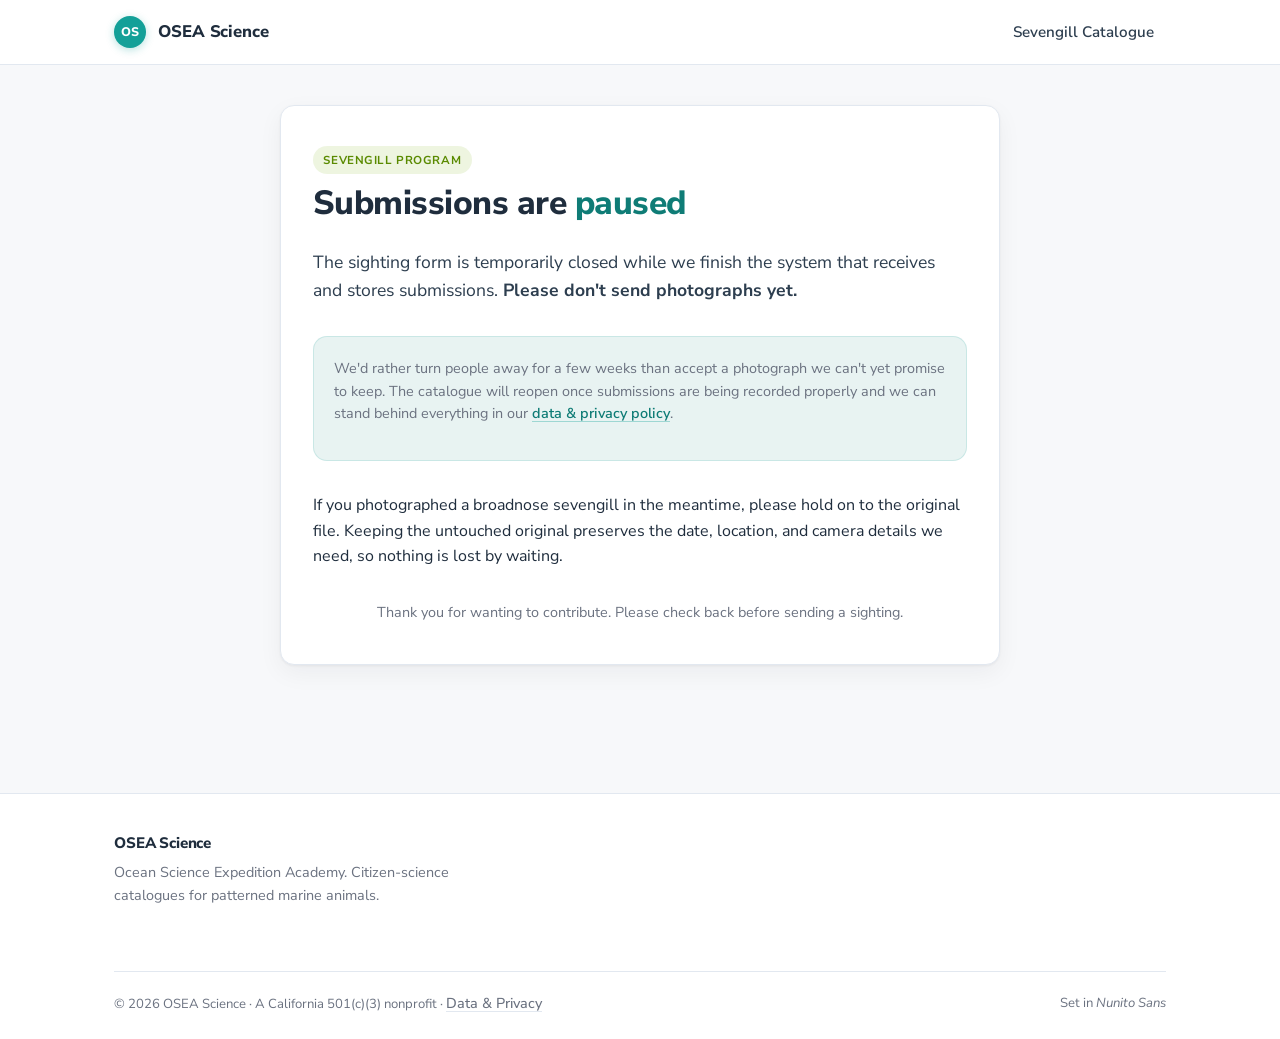
<file: index.html>
<!DOCTYPE html>
<html lang="en">
<head>
  <meta charset="UTF-8">
  <meta http-equiv="refresh" content="0; url=programs/sevengill/submit.html">
  <meta name="robots" content="noindex,nofollow">
  <title>OSEA Science</title>
  <link rel="canonical" href="programs/sevengill/submit.html">
  <script>window.location.replace('programs/sevengill/submit.html');</script>
</head>
<body>
  <p>Redirecting to the <a href="programs/sevengill/submit.html">submission form</a>.</p>
</body>
</html>
</file>
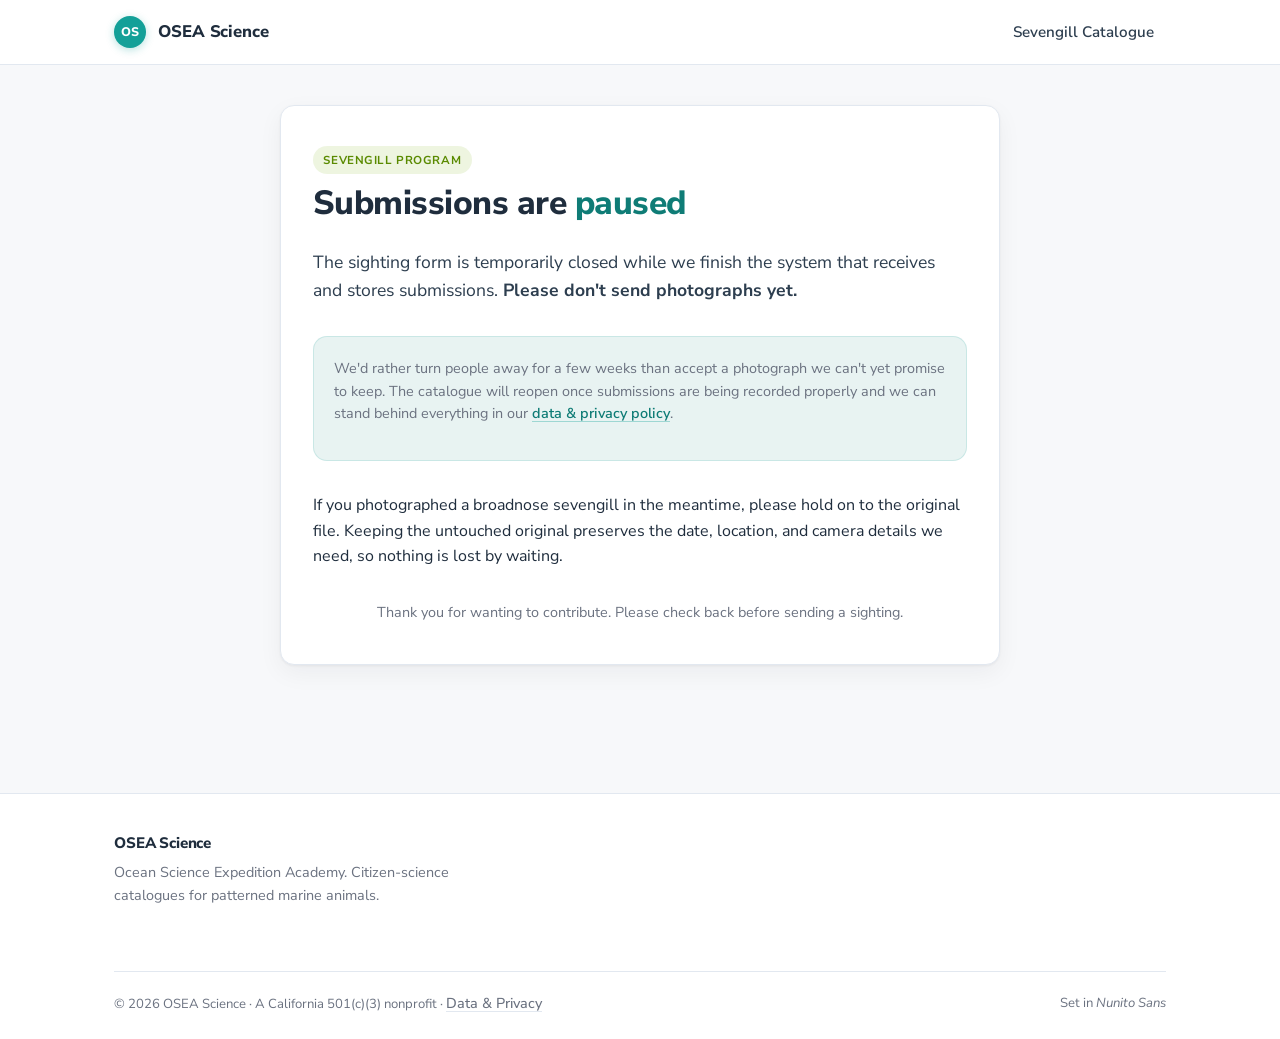
<file: admin/index.html>
<!DOCTYPE html>
<html lang="en">
<head>
  <meta charset="UTF-8">
  <meta http-equiv="refresh" content="0; url=../programs/sevengill/submit.html">
  <meta name="robots" content="noindex,nofollow">
  <title>OSEA Science</title>
  <link rel="canonical" href="../programs/sevengill/submit.html">
  <script>window.location.replace('../programs/sevengill/submit.html');</script>
</head>
<body>
  <p>Redirecting to the <a href="../programs/sevengill/submit.html">submission form</a>.</p>
</body>
</html>
</file>
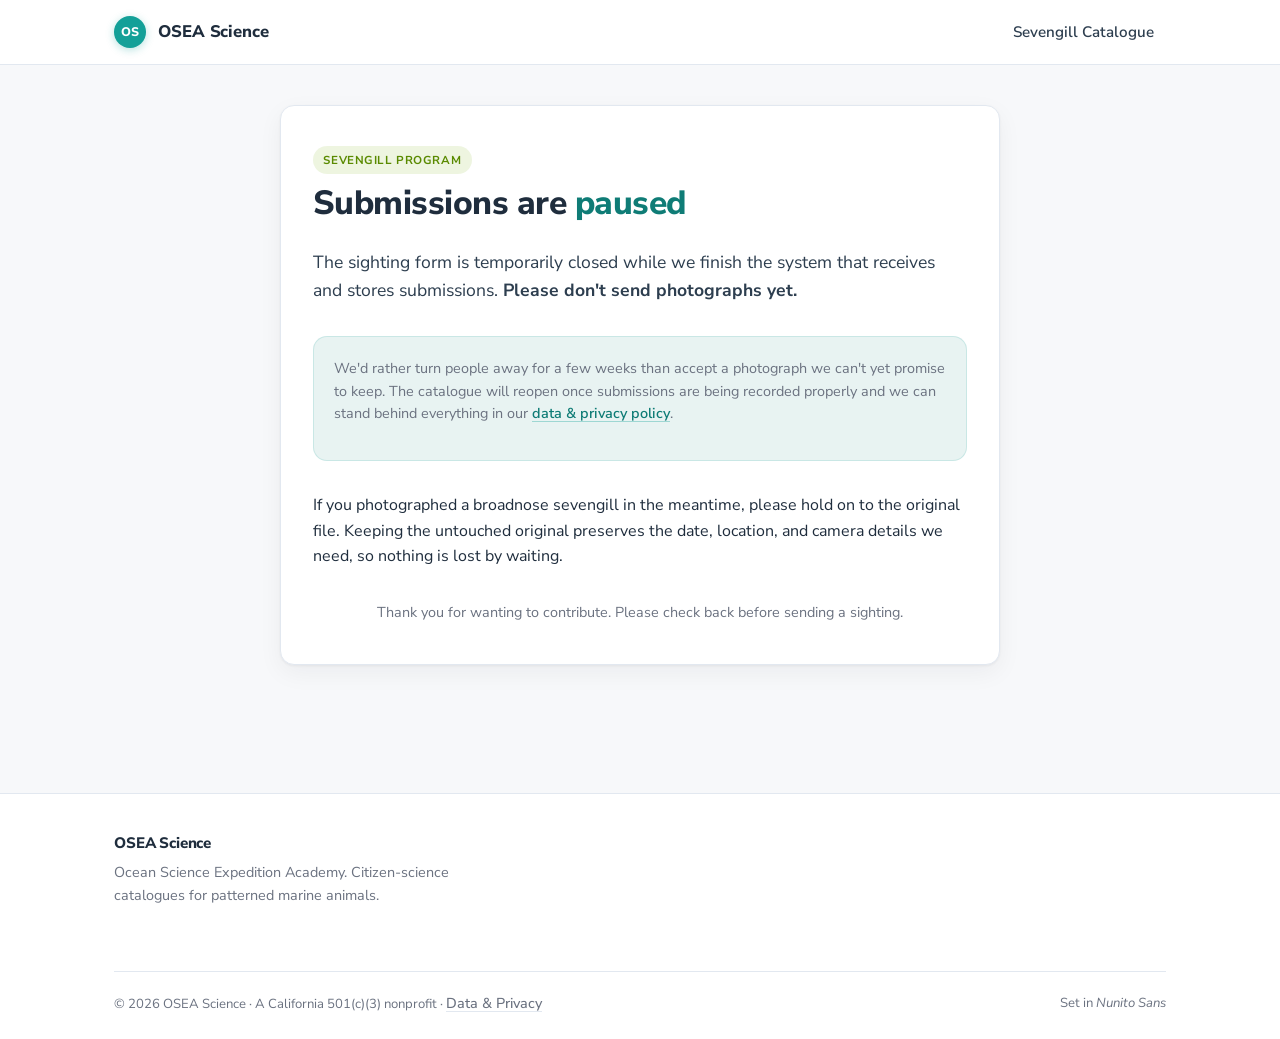
<file: programs/sevengill/index.html>
<!DOCTYPE html>
<html lang="en">
<head>
  <meta charset="UTF-8">
  <meta http-equiv="refresh" content="0; url=submit.html">
  <meta name="robots" content="noindex,nofollow">
  <title>OSEA Science</title>
  <link rel="canonical" href="submit.html">
  <script>window.location.replace('submit.html');</script>
</head>
<body>
  <p>Redirecting to the <a href="submit.html">submission form</a>.</p>
</body>
</html>
</file>
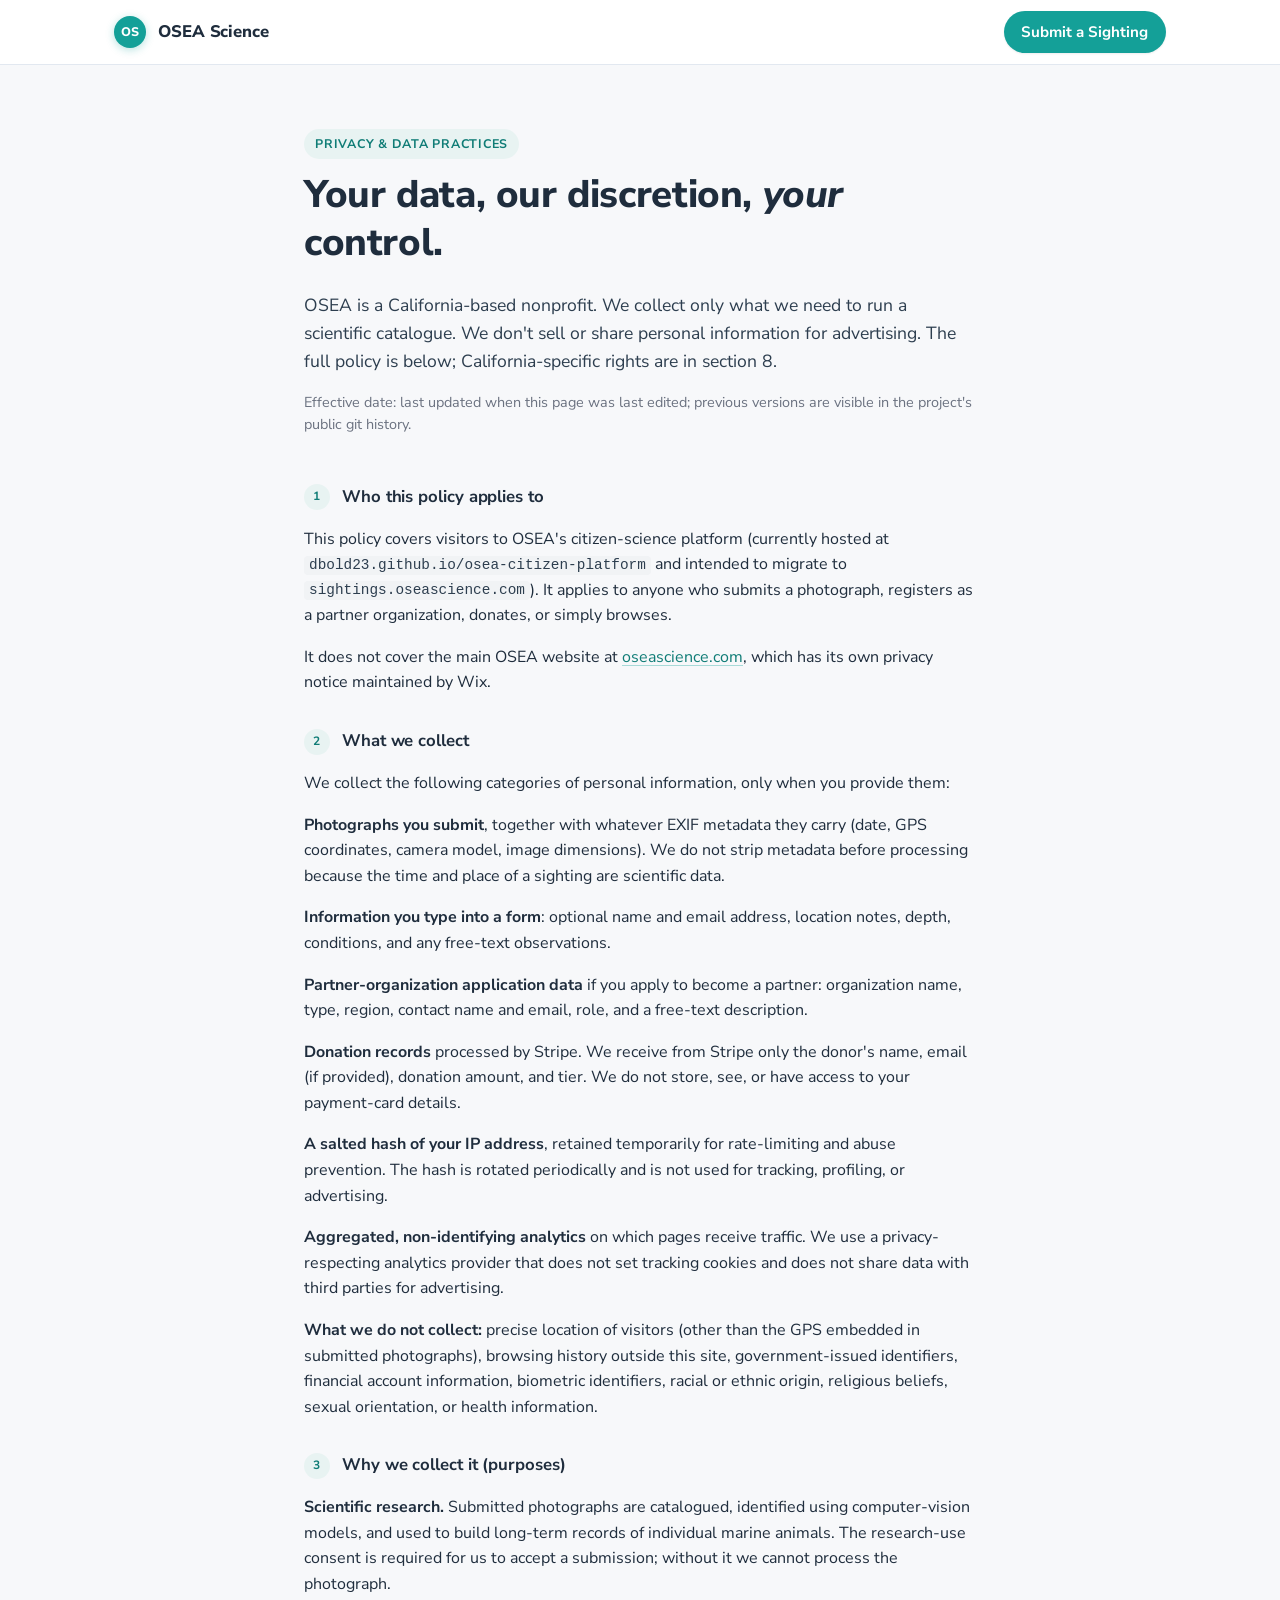
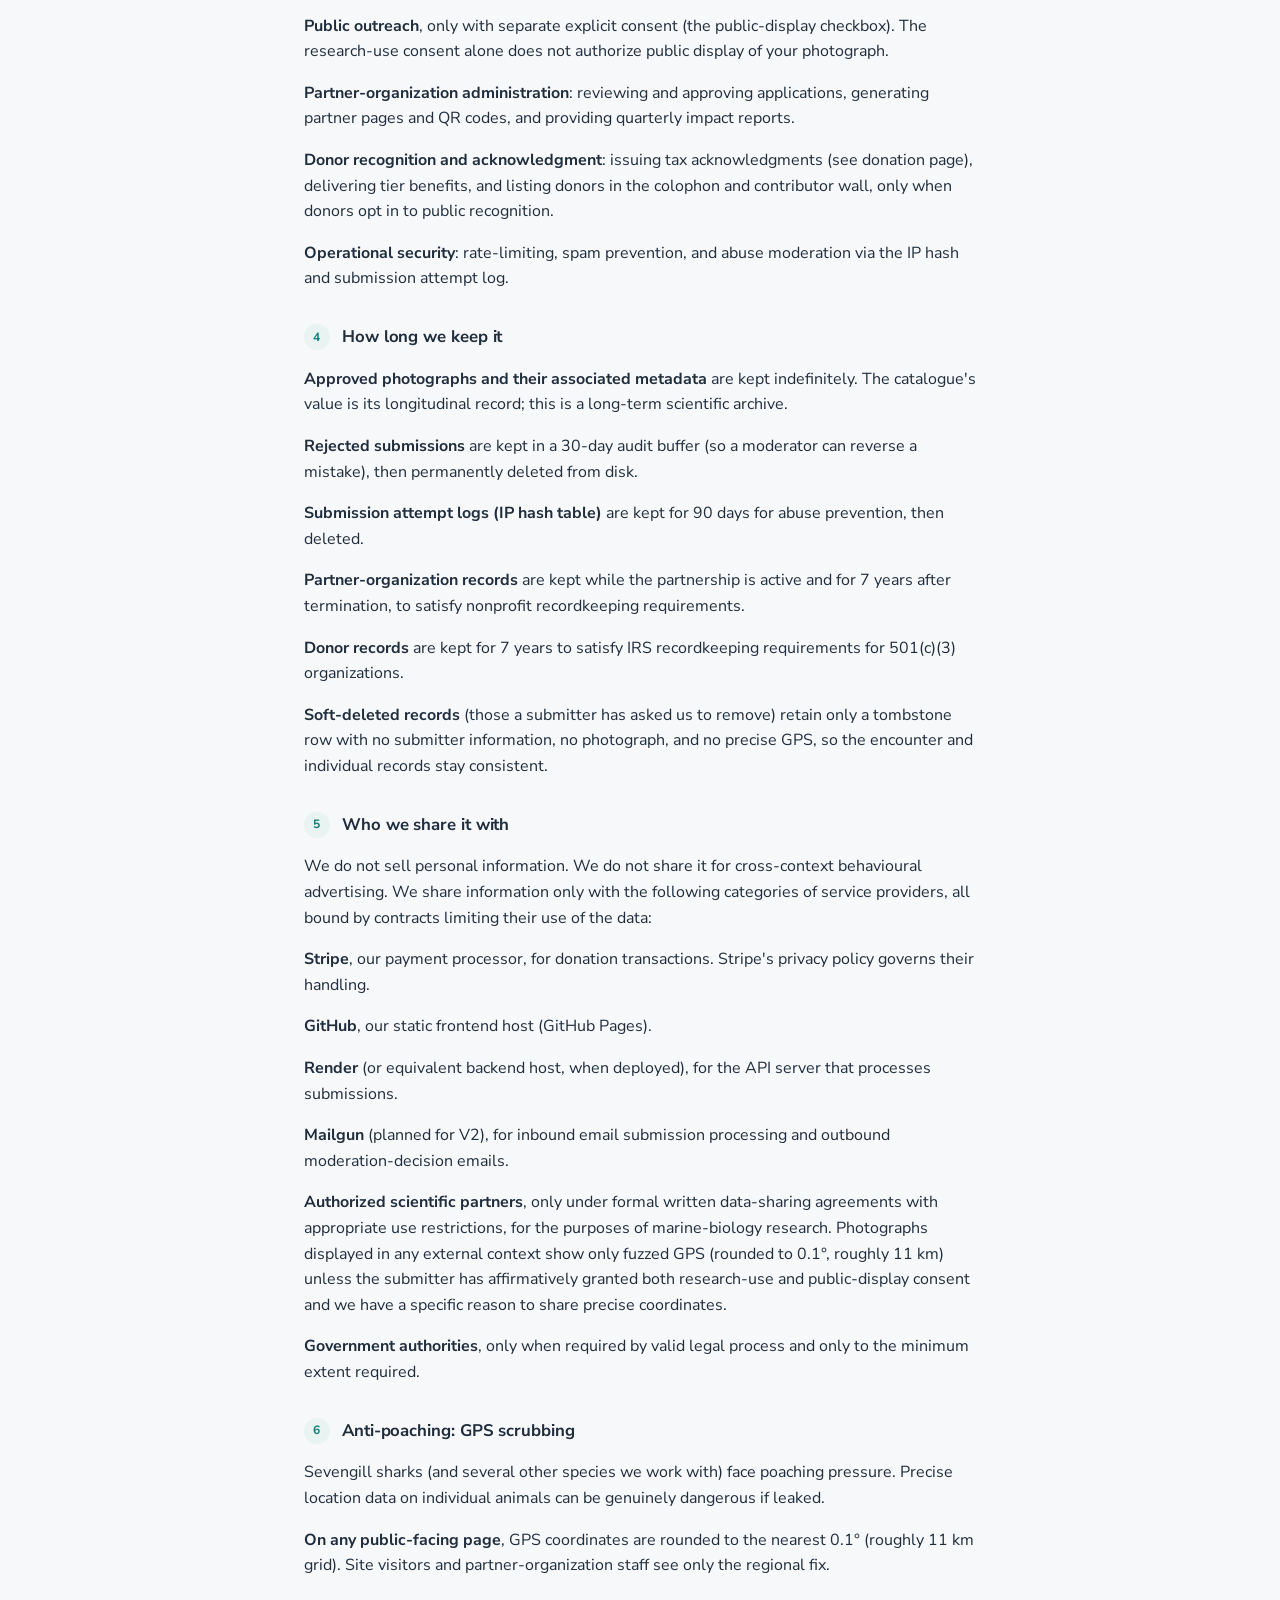
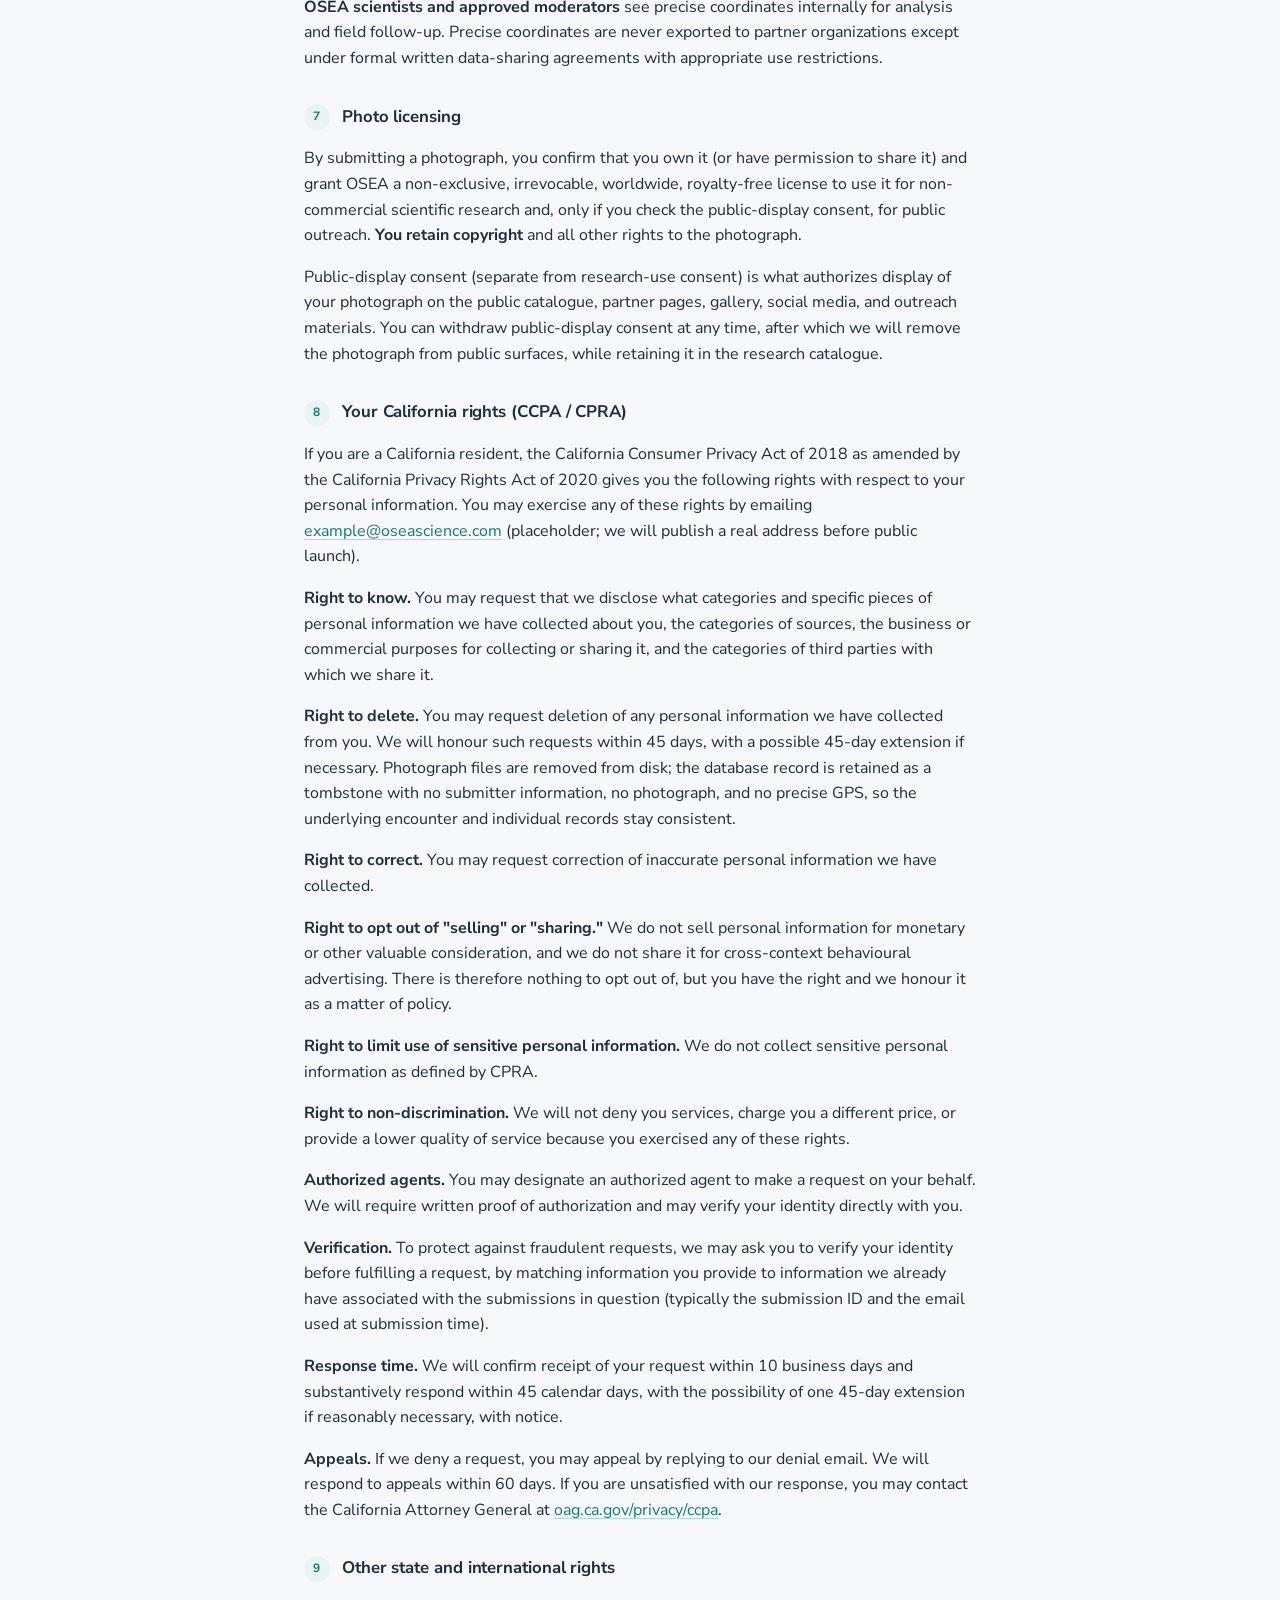
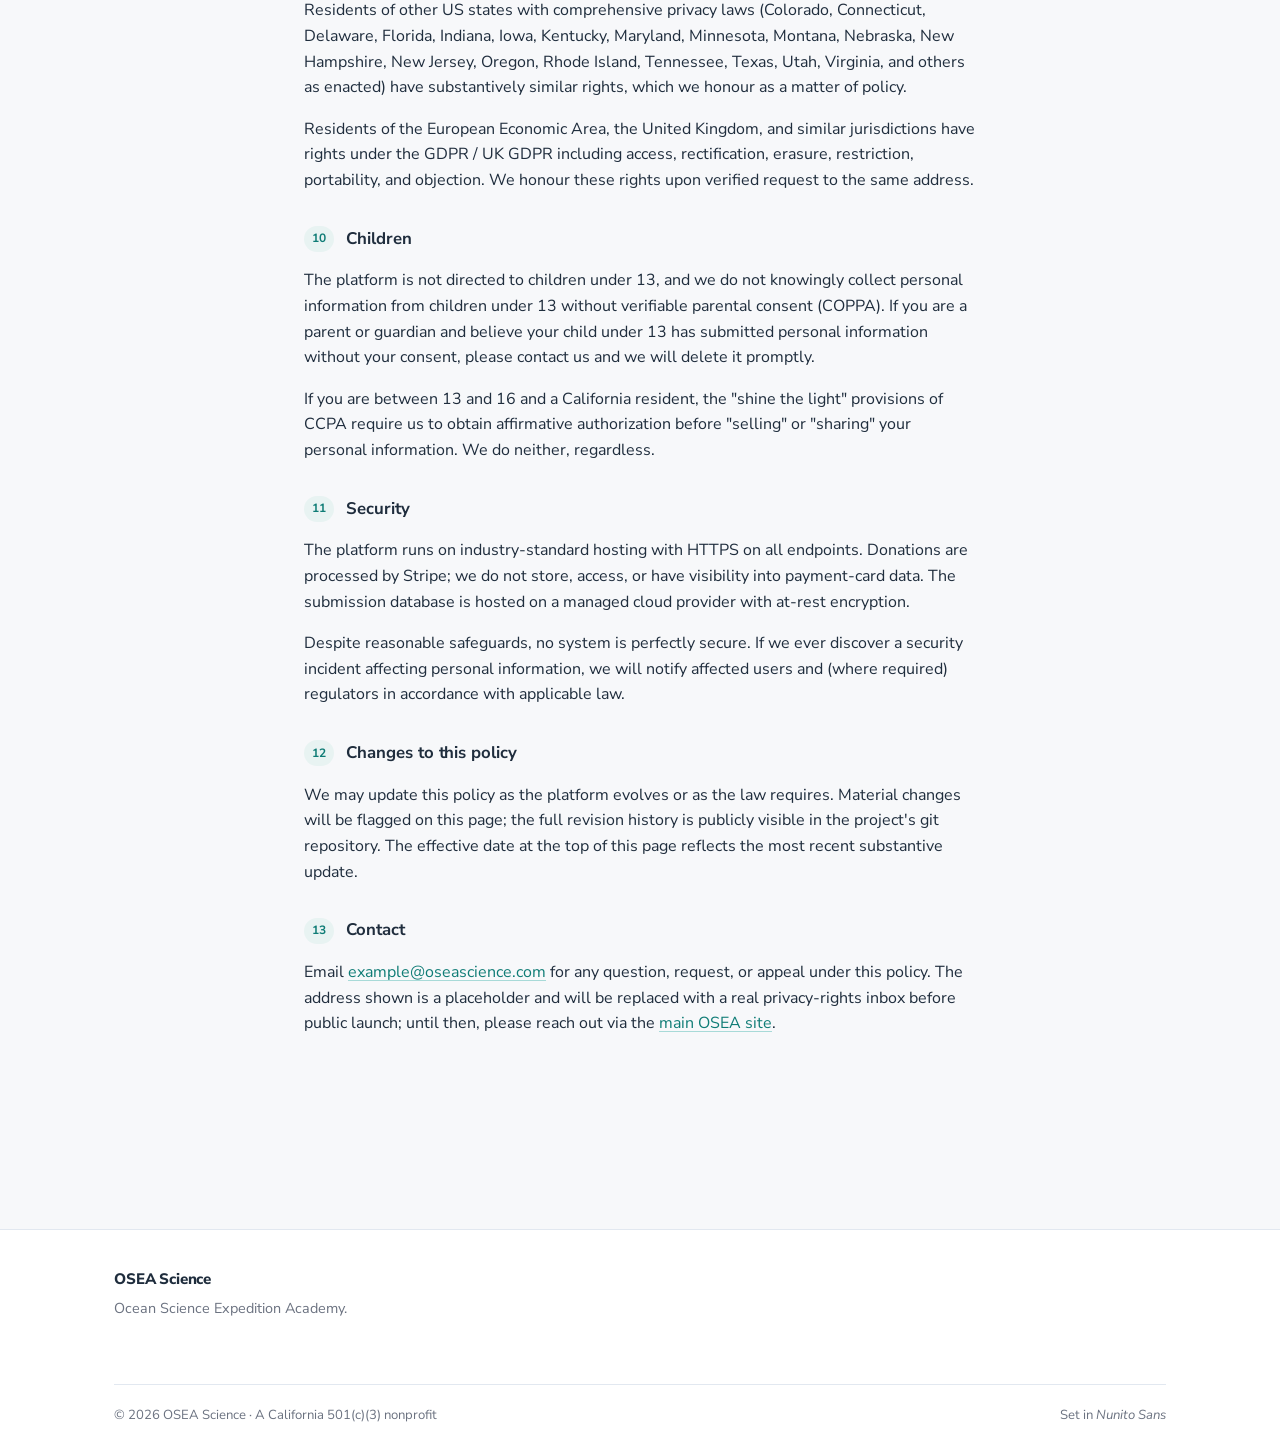
<file: data-policy.html>
<!DOCTYPE html>
<html lang="en">
<head>
  <meta charset="UTF-8">
  <meta name="viewport" content="width=device-width, initial-scale=1">
  <title>Privacy Policy &amp; Data Practices · OSEA</title>
  <meta name="description" content="OSEA's privacy policy. California CCPA/CPRA-compliant. How we handle photographs, GPS, contact information, and your right to know, delete, correct, and opt out.">
  <link rel="stylesheet" href="assets/css/main.css">
  <link rel="icon" type="image/svg+xml" href="data:image/svg+xml,%3Csvg xmlns='http://www.w3.org/2000/svg' viewBox='0 0 32 32'%3E%3Ccircle cx='16' cy='16' r='14' fill='%23f4ede4' stroke='%231a2332' stroke-width='1.5'/%3E%3Ctext x='16' y='21' text-anchor='middle' font-family='Georgia, serif' font-size='14' font-style='italic' fill='%230d4f5e'%3EO%3C/text%3E%3C/svg%3E">
</head>
<body>

<header class="site-header">
  <div class="container">
    <a href="programs/sevengill/submit.html" class="brand"><span class="seal">OS</span><span>OSEA Science</span></a>
    <nav class="nav">
      <a href="programs/sevengill/submit.html" class="submit-cta">Submit a Sighting</a>
    </nav>
  </div>
</header>

<main class="container narrow" style="padding-top: var(--space-16); padding-bottom: var(--space-24);">

  <span class="kicker fade-up">Privacy &amp; Data Practices</span>
  <h1 class="fade-up delay-1" style="margin-top: var(--space-3); margin-bottom: var(--space-6);">
    Your data, our discretion, <em>your</em> control.
  </h1>
  <p class="lede fade-up delay-2" style="margin-bottom: var(--space-4);">
    OSEA is a California-based nonprofit. We collect only what we need to
    run a scientific catalogue. We don't sell or share personal information
    for advertising. The full policy is below; California-specific rights
    are in section&nbsp;8.
  </p>
  <p class="annotation fade-up delay-2" style="margin-bottom: var(--space-12);">
    Effective date: last updated when this page was last edited; previous
    versions are visible in the project's public git history.
  </p>

  <article class="form-section">
    <div class="section-label">
      <span class="numeral">1</span>
      <span class="label">Who this policy applies to</span>
    </div>
    <p>
      This policy covers visitors to OSEA's citizen-science platform
      (currently hosted at <code class="mono">dbold23.github.io/osea-citizen-platform</code>
      and intended to migrate to <code class="mono">sightings.oseascience.com</code>).
      It applies to anyone who submits a photograph, registers as a partner
      organization, donates, or simply browses.
    </p>
    <p>
      It does not cover the main OSEA website at
      <a href="https://www.oseascience.com" target="_blank" rel="noopener">oseascience.com</a>,
      which has its own privacy notice maintained by Wix.
    </p>
  </article>

  <article class="form-section">
    <div class="section-label">
      <span class="numeral">2</span>
      <span class="label">What we collect</span>
    </div>
    <p>
      We collect the following categories of personal information, only when
      you provide them:
    </p>
    <p>
      <strong>Photographs you submit</strong>, together with whatever EXIF
      metadata they carry (date, GPS coordinates, camera model, image
      dimensions). We do not strip metadata before processing because the
      time and place of a sighting are scientific data.
    </p>
    <p>
      <strong>Information you type into a form</strong>: optional name and
      email address, location notes, depth, conditions, and any free-text
      observations.
    </p>
    <p>
      <strong>Partner-organization application data</strong> if you apply
      to become a partner: organization name, type, region, contact name
      and email, role, and a free-text description.
    </p>
    <p>
      <strong>Donation records</strong> processed by Stripe. We receive
      from Stripe only the donor's name, email (if provided), donation
      amount, and tier. We do not store, see, or have access to your
      payment-card details.
    </p>
    <p>
      <strong>A salted hash of your IP address</strong>, retained
      temporarily for rate-limiting and abuse prevention. The hash is
      rotated periodically and is not used for tracking, profiling, or
      advertising.
    </p>
    <p>
      <strong>Aggregated, non-identifying analytics</strong> on which pages
      receive traffic. We use a privacy-respecting analytics provider that
      does not set tracking cookies and does not share data with third
      parties for advertising.
    </p>
    <p>
      <strong>What we do not collect:</strong> precise location of visitors
      (other than the GPS embedded in submitted photographs), browsing
      history outside this site, government-issued identifiers, financial
      account information, biometric identifiers, racial or ethnic origin,
      religious beliefs, sexual orientation, or health information.
    </p>
  </article>

  <article class="form-section">
    <div class="section-label">
      <span class="numeral">3</span>
      <span class="label">Why we collect it (purposes)</span>
    </div>
    <p>
      <strong>Scientific research.</strong> Submitted photographs are
      catalogued, identified using computer-vision models, and used to
      build long-term records of individual marine animals. The
      research-use consent is required for us to accept a submission;
      without it we cannot process the photograph.
    </p>
    <p>
      <strong>Public outreach</strong>, only with separate explicit consent
      (the public-display checkbox). The research-use consent alone does
      not authorize public display of your photograph.
    </p>
    <p>
      <strong>Partner-organization administration</strong>: reviewing and
      approving applications, generating partner pages and QR codes, and
      providing quarterly impact reports.
    </p>
    <p>
      <strong>Donor recognition and acknowledgment</strong>: issuing tax
      acknowledgments (see donation page), delivering tier benefits, and
      listing donors in the colophon and contributor wall, only when
      donors opt in to public recognition.
    </p>
    <p>
      <strong>Operational security</strong>: rate-limiting, spam
      prevention, and abuse moderation via the IP hash and submission
      attempt log.
    </p>
  </article>

  <article class="form-section">
    <div class="section-label">
      <span class="numeral">4</span>
      <span class="label">How long we keep it</span>
    </div>
    <p>
      <strong>Approved photographs and their associated metadata</strong>
      are kept indefinitely. The catalogue's value is its longitudinal
      record; this is a long-term scientific archive.
    </p>
    <p>
      <strong>Rejected submissions</strong> are kept in a 30-day audit
      buffer (so a moderator can reverse a mistake), then permanently
      deleted from disk.
    </p>
    <p>
      <strong>Submission attempt logs (IP hash table)</strong> are kept
      for 90 days for abuse prevention, then deleted.
    </p>
    <p>
      <strong>Partner-organization records</strong> are kept while the
      partnership is active and for 7 years after termination, to satisfy
      nonprofit recordkeeping requirements.
    </p>
    <p>
      <strong>Donor records</strong> are kept for 7 years to satisfy IRS
      recordkeeping requirements for 501(c)(3) organizations.
    </p>
    <p>
      <strong>Soft-deleted records</strong> (those a submitter has asked us
      to remove) retain only a tombstone row with no submitter information,
      no photograph, and no precise GPS, so the encounter and individual
      records stay consistent.
    </p>
  </article>

  <article class="form-section">
    <div class="section-label">
      <span class="numeral">5</span>
      <span class="label">Who we share it with</span>
    </div>
    <p>
      We do not sell personal information. We do not share it for
      cross-context behavioural advertising. We share information only
      with the following categories of service providers, all bound by
      contracts limiting their use of the data:
    </p>
    <p>
      <strong>Stripe</strong>, our payment processor, for donation
      transactions. Stripe's privacy policy governs their handling.
    </p>
    <p>
      <strong>GitHub</strong>, our static frontend host (GitHub Pages).
    </p>
    <p>
      <strong>Render</strong> (or equivalent backend host, when deployed),
      for the API server that processes submissions.
    </p>
    <p>
      <strong>Mailgun</strong> (planned for V2), for inbound email
      submission processing and outbound moderation-decision emails.
    </p>
    <p>
      <strong>Authorized scientific partners</strong>, only under formal
      written data-sharing agreements with appropriate use restrictions,
      for the purposes of marine-biology research. Photographs displayed
      in any external context show only fuzzed GPS (rounded to 0.1°,
      roughly 11 km) unless the submitter has affirmatively granted both
      research-use and public-display consent and we have a specific
      reason to share precise coordinates.
    </p>
    <p>
      <strong>Government authorities</strong>, only when required by valid
      legal process and only to the minimum extent required.
    </p>
  </article>

  <article class="form-section">
    <div class="section-label">
      <span class="numeral">6</span>
      <span class="label">Anti-poaching: GPS scrubbing</span>
    </div>
    <p>
      Sevengill sharks (and several other species we work with) face
      poaching pressure. Precise location data on individual animals can
      be genuinely dangerous if leaked.
    </p>
    <p>
      <strong>On any public-facing page</strong>, GPS coordinates are
      rounded to the nearest 0.1° (roughly 11 km grid). Site visitors and
      partner-organization staff see only the regional fix.
    </p>
    <p>
      <strong>OSEA scientists and approved moderators</strong> see precise
      coordinates internally for analysis and field follow-up. Precise
      coordinates are never exported to partner organizations except under
      formal written data-sharing agreements with appropriate use
      restrictions.
    </p>
  </article>

  <article class="form-section">
    <div class="section-label">
      <span class="numeral">7</span>
      <span class="label">Photo licensing</span>
    </div>
    <p>
      By submitting a photograph, you confirm that you own it (or have
      permission to share it) and grant OSEA a non-exclusive, irrevocable,
      worldwide, royalty-free license to use it for non-commercial
      scientific research and, only if you check the public-display
      consent, for public outreach. <strong>You retain copyright</strong>
      and all other rights to the photograph.
    </p>
    <p>
      Public-display consent (separate from research-use consent) is what
      authorizes display of your photograph on the public catalogue,
      partner pages, gallery, social media, and outreach materials. You
      can withdraw public-display consent at any time, after which we
      will remove the photograph from public surfaces, while retaining it
      in the research catalogue.
    </p>
  </article>

  <article class="form-section">
    <div class="section-label">
      <span class="numeral">8</span>
      <span class="label">Your California rights (CCPA / CPRA)</span>
    </div>
    <p>
      If you are a California resident, the California Consumer Privacy
      Act of 2018 as amended by the California Privacy Rights Act of 2020
      gives you the following rights with respect to your personal
      information. You may exercise any of these rights by emailing
      <a href="mailto:example@oseascience.com">example@oseascience.com</a>
      (placeholder; we will publish a real address before public launch).
    </p>
    <p>
      <strong>Right to know.</strong> You may request that we disclose
      what categories and specific pieces of personal information we have
      collected about you, the categories of sources, the business or
      commercial purposes for collecting or sharing it, and the categories
      of third parties with which we share it.
    </p>
    <p>
      <strong>Right to delete.</strong> You may request deletion of any
      personal information we have collected from you. We will honour
      such requests within 45 days, with a possible 45-day extension if
      necessary. Photograph files are removed from disk; the database
      record is retained as a tombstone with no submitter information,
      no photograph, and no precise GPS, so the underlying encounter and
      individual records stay consistent.
    </p>
    <p>
      <strong>Right to correct.</strong> You may request correction of
      inaccurate personal information we have collected.
    </p>
    <p>
      <strong>Right to opt out of "selling" or "sharing."</strong> We do
      not sell personal information for monetary or other valuable
      consideration, and we do not share it for cross-context behavioural
      advertising. There is therefore nothing to opt out of, but you have
      the right and we honour it as a matter of policy.
    </p>
    <p>
      <strong>Right to limit use of sensitive personal information.</strong>
      We do not collect sensitive personal information as defined by CPRA.
    </p>
    <p>
      <strong>Right to non-discrimination.</strong> We will not deny you
      services, charge you a different price, or provide a lower quality
      of service because you exercised any of these rights.
    </p>
    <p>
      <strong>Authorized agents.</strong> You may designate an authorized
      agent to make a request on your behalf. We will require written
      proof of authorization and may verify your identity directly with
      you.
    </p>
    <p>
      <strong>Verification.</strong> To protect against fraudulent
      requests, we may ask you to verify your identity before fulfilling
      a request, by matching information you provide to information we
      already have associated with the submissions in question (typically
      the submission ID and the email used at submission time).
    </p>
    <p>
      <strong>Response time.</strong> We will confirm receipt of your
      request within 10 business days and substantively respond within 45
      calendar days, with the possibility of one 45-day extension if
      reasonably necessary, with notice.
    </p>
    <p>
      <strong>Appeals.</strong> If we deny a request, you may appeal by
      replying to our denial email. We will respond to appeals within 60
      days. If you are unsatisfied with our response, you may contact the
      California Attorney General at
      <a href="https://oag.ca.gov/privacy/ccpa" target="_blank" rel="noopener">oag.ca.gov/privacy/ccpa</a>.
    </p>
  </article>

  <article class="form-section">
    <div class="section-label">
      <span class="numeral">9</span>
      <span class="label">Other state and international rights</span>
    </div>
    <p>
      Residents of other US states with comprehensive privacy laws
      (Colorado, Connecticut, Delaware, Florida, Indiana, Iowa, Kentucky,
      Maryland, Minnesota, Montana, Nebraska, New Hampshire, New Jersey,
      Oregon, Rhode Island, Tennessee, Texas, Utah, Virginia, and others
      as enacted) have substantively similar rights, which we honour as a
      matter of policy.
    </p>
    <p>
      Residents of the European Economic Area, the United Kingdom, and
      similar jurisdictions have rights under the GDPR / UK GDPR including
      access, rectification, erasure, restriction, portability, and
      objection. We honour these rights upon verified request to the same
      address.
    </p>
  </article>

  <article class="form-section">
    <div class="section-label">
      <span class="numeral">10</span>
      <span class="label">Children</span>
    </div>
    <p>
      The platform is not directed to children under 13, and we do not
      knowingly collect personal information from children under 13
      without verifiable parental consent (COPPA). If you are a parent or
      guardian and believe your child under 13 has submitted personal
      information without your consent, please contact us and we will
      delete it promptly.
    </p>
    <p>
      If you are between 13 and 16 and a California resident, the
      "shine the light" provisions of CCPA require us to obtain
      affirmative authorization before "selling" or "sharing" your
      personal information. We do neither, regardless.
    </p>
  </article>

  <article class="form-section">
    <div class="section-label">
      <span class="numeral">11</span>
      <span class="label">Security</span>
    </div>
    <p>
      The platform runs on industry-standard hosting with HTTPS on all
      endpoints. Donations are processed by Stripe; we do not store,
      access, or have visibility into payment-card data. The submission
      database is hosted on a managed cloud provider with at-rest
      encryption.
    </p>
    <p>
      Despite reasonable safeguards, no system is perfectly secure. If we
      ever discover a security incident affecting personal information,
      we will notify affected users and (where required) regulators in
      accordance with applicable law.
    </p>
  </article>

  <article class="form-section">
    <div class="section-label">
      <span class="numeral">12</span>
      <span class="label">Changes to this policy</span>
    </div>
    <p>
      We may update this policy as the platform evolves or as the law
      requires. Material changes will be flagged on this page; the full
      revision history is publicly visible in the project's git repository.
      The effective date at the top of this page reflects the most recent
      substantive update.
    </p>
  </article>

  <article class="form-section">
    <div class="section-label">
      <span class="numeral">13</span>
      <span class="label">Contact</span>
    </div>
    <p>
      Email <a href="mailto:example@oseascience.com">example@oseascience.com</a>
      for any question, request, or appeal under this policy. The address
      shown is a placeholder and will be replaced with a real
      privacy-rights inbox before public launch; until then, please reach
      out via the
      <a href="https://www.oseascience.com" target="_blank" rel="noopener">main OSEA site</a>.
    </p>
  </article>

</main>

<footer class="site-footer">
  <div class="container">
    <div class="footer-brand"><h4>OSEA Science</h4><p>Ocean Science Expedition Academy.</p></div>
    <div class="colophon" style="grid-column: 1 / -1;"><span>© <span id="year">2026</span> OSEA Science · A California 501(c)(3) nonprofit</span><span>Set in <em>Nunito Sans</em></span></div>
  </div>
</footer>

<script>document.getElementById('year').textContent = new Date().getFullYear();</script>

</body>
</html>
</file>
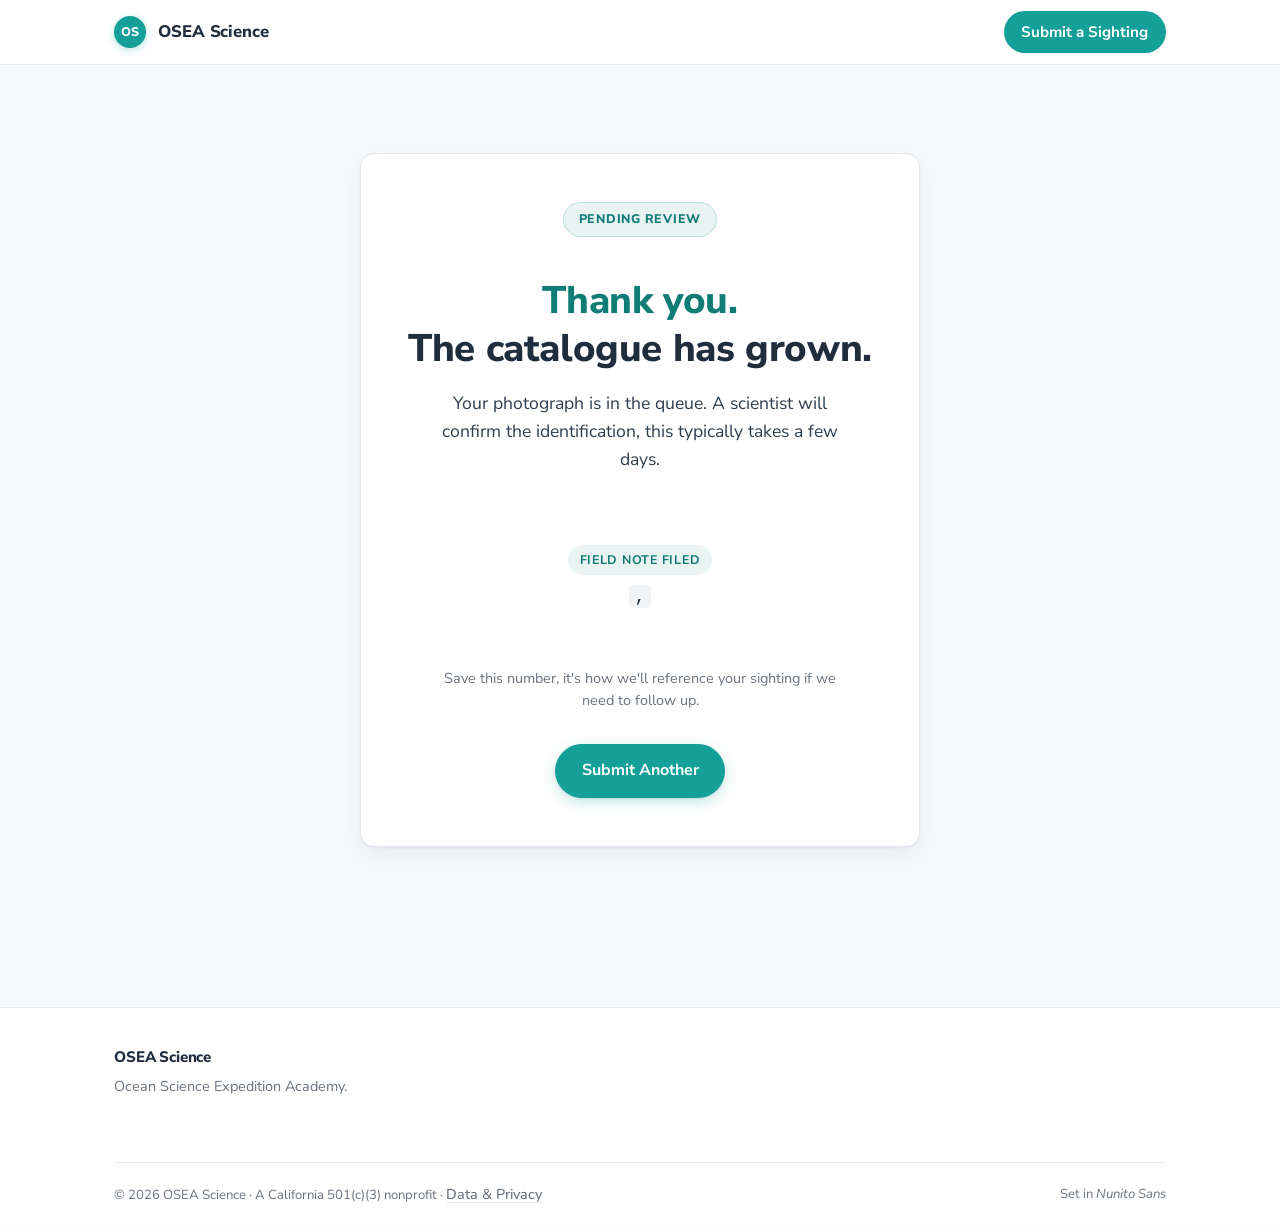
<file: thanks.html>
<!DOCTYPE html>
<html lang="en">
<head>
  <meta charset="UTF-8">
  <meta name="viewport" content="width=device-width, initial-scale=1">
  <title>Thank you, OSEA Citizen Science</title>
  <link rel="stylesheet" href="assets/css/main.css">
  <link rel="icon" type="image/svg+xml" href="data:image/svg+xml,%3Csvg xmlns='http://www.w3.org/2000/svg' viewBox='0 0 32 32'%3E%3Ccircle cx='16' cy='16' r='14' fill='%23f4ede4' stroke='%231a2332' stroke-width='1.5'/%3E%3Ctext x='16' y='21' text-anchor='middle' font-family='Georgia, serif' font-size='14' font-style='italic' fill='%230d4f5e'%3EO%3C/text%3E%3C/svg%3E">
</head>
<body>

<header class="site-header">
  <div class="container">
    <a href="programs/sevengill/submit.html" class="brand"><span class="seal">OS</span><span>OSEA Science</span></a>
    <nav class="nav">
      <a href="programs/sevengill/submit.html" class="submit-cta">Submit a Sighting</a>
    </nav>
  </div>
</header>

<main class="container">
  <article class="confirmation-card fade-up">
    <span class="stamp stamp-pending" style="margin-bottom: var(--space-6); display:inline-block;">
      Pending Review
    </span>
    <h1 style="margin-bottom: var(--space-4);">
      <em>Thank you.</em><br>The catalogue has grown.
    </h1>
    <p class="lede" style="margin: 0 auto var(--space-6); max-width: 38ch;">
      Your photograph is in the queue. A scientist will confirm the
      identification, this typically takes a few days.
    </p>

    <div style="margin: var(--space-8) auto var(--space-6); padding: var(--space-4); border: 1px solid var(--ink-light); display: inline-block;">
      <span class="kicker" style="display:block; margin-bottom: var(--space-2);">Field Note Filed</span>
      <span class="mono" id="submissionId" style="font-size: 1.1rem; color: var(--ocean);">, </span>
    </div>

    <p class="annotation" style="margin: var(--space-4) auto var(--space-8); max-width: 44ch;" id="confirmMessage">
      Save this number, it's how we'll reference your sighting if we need
      to follow up.
    </p>

    <div style="display:flex; gap: var(--space-4); justify-content: center; flex-wrap: wrap;">
      <a href="programs/sevengill/submit.html" class="btn btn-primary">Submit Another</a>
    </div>
  </article>
</main>

<footer class="site-footer">
  <div class="container">
    <div class="footer-brand">
      <h4>OSEA Science</h4>
      <p>Ocean Science Expedition Academy.</p>
    </div>
    <div class="colophon" style="grid-column: 1 / -1;">
      <span>© <span id="year">2026</span> OSEA Science · A California 501(c)(3) nonprofit · <a href="data-policy.html">Data &amp; Privacy</a></span>
      <span>Set in <em>Nunito Sans</em></span>
    </div>
  </div>
</footer>

<script>
  document.getElementById('year').textContent = new Date().getFullYear();
  try {
    const raw = sessionStorage.getItem('osea_last_submission');
    if (raw) {
      const data = JSON.parse(raw);
      document.getElementById('submissionId').textContent = data.submission_id || ', ';
      if (data.message) {
        const note = document.getElementById('confirmMessage');
        note.textContent = data.message + ' Save this number for reference.';
      }
    }
  } catch (e) { console.warn(e); }
</script>

</body>
</html>
</file>
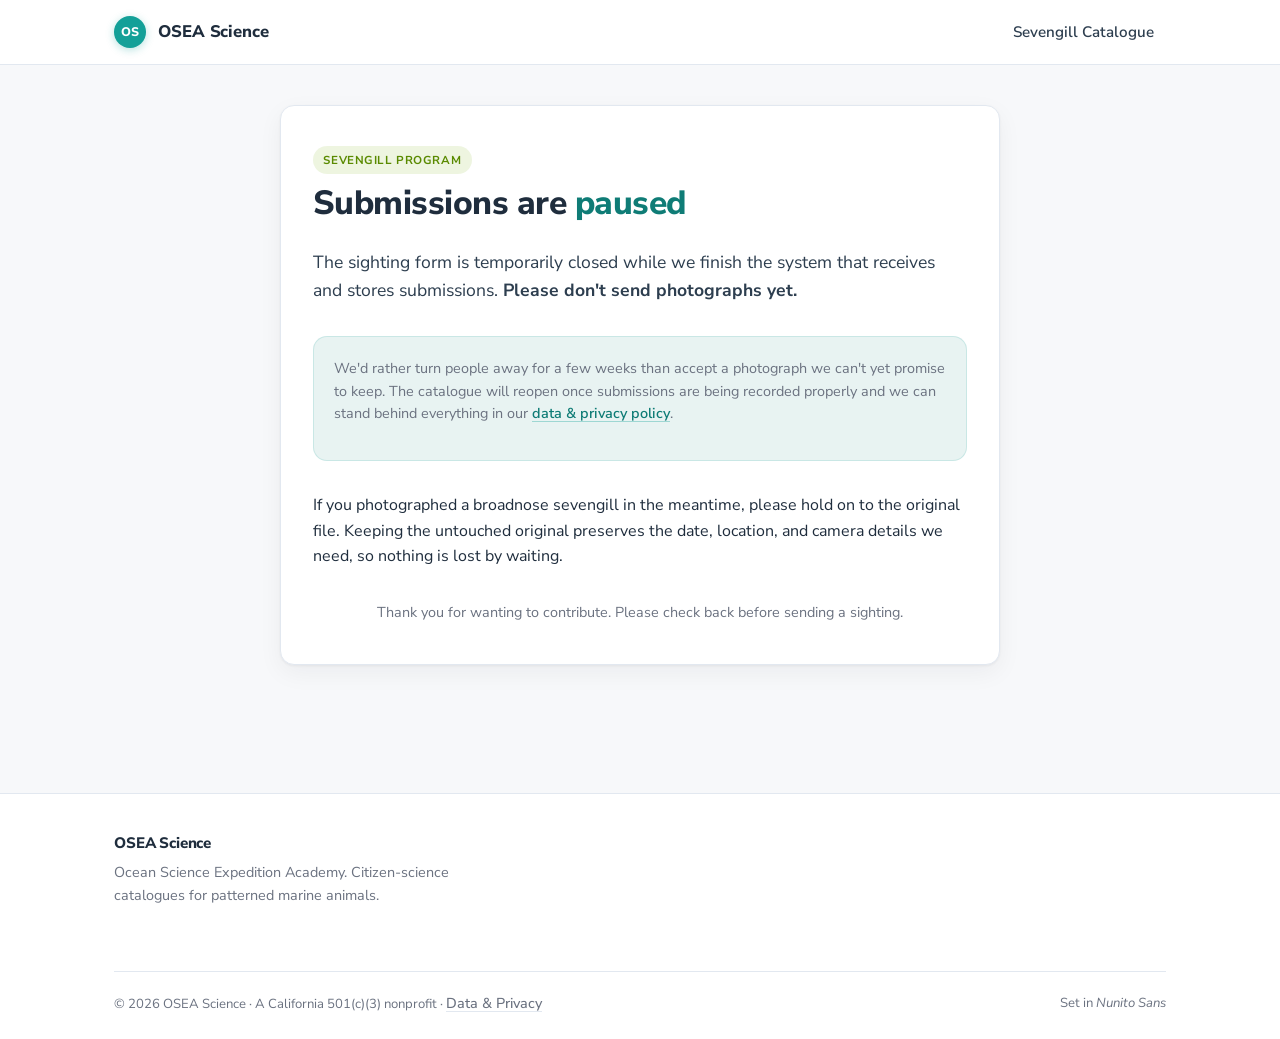
<file: programs/sevengill/submit.html>
<!DOCTYPE html>
<html lang="en">
<head>
  <meta charset="UTF-8">
  <meta name="viewport" content="width=device-width, initial-scale=1">
  <title>Submissions Paused · Sevengill Catalogue · OSEA</title>
  <meta name="description" content="OSEA's sevengill shark sighting form is temporarily closed while the submission system is completed. Please do not send photographs yet.">
  <link rel="stylesheet" href="../../assets/css/main.css">
  <link rel="icon" type="image/svg+xml" href="data:image/svg+xml,%3Csvg xmlns='http://www.w3.org/2000/svg' viewBox='0 0 32 32'%3E%3Ccircle cx='16' cy='16' r='14' fill='%23f4ede4' stroke='%231a2332' stroke-width='1.5'/%3E%3Ctext x='16' y='21' text-anchor='middle' font-family='Georgia, serif' font-size='14' font-style='italic' fill='%230d4f5e'%3EO%3C/text%3E%3C/svg%3E">
</head>
<body>

<header class="site-header">
  <div class="container">
    <a href="submit.html" class="brand">
      <span class="seal">OS</span>
      <span>OSEA Science</span>
    </a>
    <nav class="nav">
      <a href="submit.html" aria-current="page">Sevengill Catalogue</a>
    </nav>
  </div>
</header>

<main class="container">

  <article class="notebook-page fade-up">

    <header class="notebook-header">
      <div>
        <span class="program-tag">Sevengill program</span>
        <h1 class="title">Submissions are <em>paused</em></h1>
      </div>
    </header>

    <p class="lede" style="margin-bottom: var(--space-8);">
      The sighting form is temporarily closed while we finish the system that
      receives and stores submissions. <strong>Please don't send photographs
      yet.</strong>
    </p>

    <div class="consent-block">
      <span class="annotation">
        We'd rather turn people away for a few weeks than accept a photograph
        we can't yet promise to keep. The catalogue will reopen once
        submissions are being recorded properly and we can stand behind
        everything in our
        <a href="../../data-policy.html">data &amp; privacy policy</a>.
      </span>
    </div>

    <p style="margin-top: var(--space-8);">
      If you photographed a broadnose sevengill in the meantime, please hold on
      to the original file. Keeping the untouched original preserves the date,
      location, and camera details we need, so nothing is lost by waiting.
    </p>

    <div class="submit-footer">
      <span class="ledger-line">
        Thank you for wanting to contribute. Please check back before sending a
        sighting.
      </span>
    </div>

  </article>

</main>

<footer class="site-footer">
  <div class="container">
    <div class="footer-brand">
      <h4>OSEA Science</h4>
      <p>
        Ocean Science Expedition Academy. Citizen-science catalogues
        for patterned marine animals.
      </p>
    </div>
    <div class="colophon" style="grid-column: 1 / -1;">
      <span>© <span id="year">2026</span> OSEA Science · A California 501(c)(3) nonprofit · <a href="../../data-policy.html">Data &amp; Privacy</a></span>
      <span>Set in <em>Nunito Sans</em></span>
    </div>
  </div>
</footer>

<script>document.getElementById('year').textContent = new Date().getFullYear();</script>

</body>
</html>
</file>
<file: assets/css/main.css>
@import url('https://fonts.googleapis.com/css2?family=Nunito+Sans:opsz,wght@6..12,300;6..12,400;6..12,500;6..12,600;6..12,700;6..12,800;6..12,900&display=swap');

/* =========================================================================
   OSEA CITIZEN SCIENCE, app-style sighting form
   ========================================================================= */

:root {
  /* Palette, ocean teal first */
  --bg: #f7f8fa;
  --surface: #ffffff;
  --surface-soft: #f1f3f5;
  --surface-tint: #e8f3f2;

  --primary: #14a098;
  --primary-deep: #0f7c76;
  --primary-soft: #d6efed;

  --accent: #74ac00;          /* small green badge */
  --accent-deep: #5a8a00;

  --warn: #c44c33;
  --warn-soft: #fde6e1;

  --ink: #1f2d3d;
  --ink-soft: #2d3e4f;
  --muted: #6b7280;
  --pale: #94a3b8;
  --line: #e2e8f0;
  --line-soft: #eef1f5;

  /* Typography */
  --font-sans: 'Nunito Sans', system-ui, -apple-system, 'Helvetica Neue', sans-serif;

  /* Radii */
  --r-card: 14px;
  --r-input: 10px;
  --r-pill: 999px;

  /* Shadows */
  --shadow-1: 0 1px 2px rgba(15, 23, 42, 0.04);
  --shadow-2: 0 1px 3px rgba(15, 23, 42, 0.06), 0 8px 24px rgba(15, 23, 42, 0.05);
  --shadow-3: 0 10px 40px rgba(15, 23, 42, 0.08);

  /* Spacing scale */
  --space-1: 0.25rem;
  --space-2: 0.5rem;
  --space-3: 0.75rem;
  --space-4: 1rem;
  --space-5: 1.25rem;
  --space-6: 1.5rem;
  --space-8: 2rem;
  --space-10: 2.5rem;
  --space-12: 3rem;
  --space-16: 4rem;
  --space-24: 6rem;
}

* { box-sizing: border-box; }
*::selection { background: var(--primary); color: #fff; }

html {
  font-size: 16px;
  -webkit-text-size-adjust: 100%;
}

body {
  margin: 0;
  font-family: var(--font-sans);
  font-size: 1rem;
  line-height: 1.6;
  color: var(--ink);
  background: var(--bg);
  -webkit-font-smoothing: antialiased;
  -moz-osx-font-smoothing: grayscale;
}

a {
  color: var(--primary-deep);
  text-decoration: underline;
  text-decoration-color: rgba(20, 160, 152, 0.35);
  text-underline-offset: 3px;
  transition: color 0.15s ease;
}
a:hover { color: var(--primary); text-decoration-color: var(--primary); }

p { margin: 0 0 var(--space-4); }
strong { font-weight: 700; }
em { font-style: italic; }

h1, h2, h3, h4, h5 {
  font-family: var(--font-sans);
  font-weight: 700;
  line-height: 1.25;
  margin: 0;
  color: var(--ink);
  letter-spacing: -0.01em;
}
h1 { font-size: clamp(1.75rem, 4vw, 2.4rem); font-weight: 800; }
h2 { font-size: clamp(1.4rem, 3vw, 1.75rem); }
h3 { font-size: 1.15rem; }
h4 { font-size: 1rem; }
h5 { font-size: 0.85rem; }

code, .mono {
  font-family: ui-monospace, 'SF Mono', Menlo, Consolas, monospace;
  font-size: 0.9em;
  background: var(--surface-soft);
  padding: 0.1em 0.35em;
  border-radius: 4px;
  color: var(--ink-soft);
}

/* =========================================================================
   LAYOUT
   ========================================================================= */

.container {
  width: 100%;
  max-width: 1100px;
  margin: 0 auto;
  padding: 0 var(--space-6);
}
.container.narrow { max-width: 720px; }

@media (max-width: 600px) {
  .container { padding: 0 var(--space-4); }
}

/* =========================================================================
   HEADER + NAV
   ========================================================================= */

.site-header {
  position: sticky;
  top: 0;
  z-index: 50;
  background: rgba(255, 255, 255, 0.92);
  backdrop-filter: saturate(150%) blur(8px);
  -webkit-backdrop-filter: saturate(150%) blur(8px);
  border-bottom: 1px solid var(--line);
}
.site-header .container {
  display: flex;
  align-items: center;
  justify-content: space-between;
  height: 64px;
}

.brand {
  display: inline-flex;
  align-items: center;
  gap: var(--space-3);
  text-decoration: none;
  color: var(--ink);
  font-weight: 800;
  font-size: 1.05rem;
  letter-spacing: -0.005em;
}
.brand:hover { color: var(--primary-deep); }

.seal {
  width: 32px;
  height: 32px;
  border-radius: 50%;
  background: var(--primary);
  color: #fff;
  display: inline-flex;
  align-items: center;
  justify-content: center;
  font-weight: 800;
  font-size: 0.78rem;
  letter-spacing: 0.04em;
  box-shadow: 0 2px 8px rgba(20, 160, 152, 0.3);
}

.nav {
  display: inline-flex;
  align-items: center;
  gap: var(--space-3);
}
.nav a {
  color: var(--ink-soft);
  text-decoration: none;
  font-weight: 600;
  font-size: 0.95rem;
  padding: var(--space-2) var(--space-3);
  border-radius: var(--r-input);
  transition: color 0.15s ease, background 0.15s ease;
}
.nav a:hover { color: var(--primary-deep); background: var(--surface-tint); }

.nav a.submit-cta {
  background: var(--primary);
  color: #fff;
  padding: 0.55rem 1.1rem;
  border-radius: var(--r-pill);
  font-weight: 700;
  box-shadow: 0 1px 2px rgba(15, 23, 42, 0.08);
}
.nav a.submit-cta:hover { background: var(--primary-deep); color: #fff; }
.nav a.submit-cta[aria-current="page"] {
  background: var(--primary-deep);
}

/* =========================================================================
   TYPE PRIMITIVES (kicker, lede, annotation, program-tag)
   ========================================================================= */

.kicker {
  display: inline-block;
  font-size: 0.78rem;
  font-weight: 700;
  letter-spacing: 0.06em;
  text-transform: uppercase;
  color: var(--primary-deep);
  background: var(--surface-tint);
  padding: 0.3rem 0.7rem;
  border-radius: var(--r-pill);
}

.lede {
  font-size: 1.1rem;
  line-height: 1.6;
  color: var(--ink-soft);
  margin: 0 0 var(--space-6);
}

.annotation {
  display: block;
  font-size: 0.9rem;
  line-height: 1.55;
  color: var(--muted);
}

.program-tag {
  display: inline-block;
  font-size: 0.72rem;
  font-weight: 700;
  letter-spacing: 0.05em;
  text-transform: uppercase;
  color: var(--accent-deep);
  background: rgba(116, 172, 0, 0.12);
  padding: 0.3rem 0.65rem;
  border-radius: var(--r-pill);
}

/* =========================================================================
   CARDS
   ========================================================================= */

main.container {
  padding-top: var(--space-10);
  padding-bottom: var(--space-16);
}

.notebook-page {
  background: var(--surface);
  border: 1px solid var(--line);
  border-radius: var(--r-card);
  padding: var(--space-10) var(--space-8);
  box-shadow: var(--shadow-2);
  max-width: 720px;
  margin: 0 auto;
}

@media (max-width: 600px) {
  .notebook-page { padding: var(--space-6) var(--space-5); border-radius: 12px; }
}

.notebook-header {
  display: flex;
  align-items: flex-start;
  justify-content: space-between;
  gap: var(--space-4);
  margin-bottom: var(--space-6);
  flex-wrap: wrap;
}
.notebook-header .title {
  font-size: clamp(1.6rem, 4vw, 2.1rem);
  font-weight: 800;
  margin: var(--space-2) 0 0;
  letter-spacing: -0.015em;
}
.notebook-header .title em { font-style: normal; color: var(--primary-deep); }

.field-no {
  display: inline-block;
  font-size: 0.72rem;
  font-weight: 700;
  letter-spacing: 0.05em;
  text-transform: uppercase;
  color: var(--muted);
  background: var(--surface-soft);
  padding: 0.3rem 0.65rem;
  border-radius: var(--r-pill);
}

/* =========================================================================
   SECTION LABELS (numeric badge + title)
   ========================================================================= */

.section-label {
  display: flex;
  align-items: center;
  gap: var(--space-3);
  margin-bottom: var(--space-4);
}
.numeral {
  display: inline-flex;
  align-items: center;
  justify-content: center;
  min-width: 26px;
  height: 26px;
  padding: 0 0.5rem;
  border-radius: var(--r-pill);
  background: var(--surface-tint);
  color: var(--primary-deep);
  font-size: 0.75rem;
  font-weight: 700;
  letter-spacing: 0.02em;
}
.section-label .label {
  font-size: 1.05rem;
  font-weight: 700;
  color: var(--ink);
  letter-spacing: -0.005em;
}

/* =========================================================================
   FORM
   ========================================================================= */

.form-section {
  margin-bottom: var(--space-8);
}

.form-row {
  display: flex;
  flex-direction: column;
  gap: var(--space-2);
  margin-bottom: var(--space-5);
}
.form-row label {
  font-size: 0.92rem;
  font-weight: 600;
  color: var(--ink);
  letter-spacing: 0;
  text-transform: none;
}
.form-row label .req {
  color: var(--warn);
  margin-left: 0.25em;
  font-weight: 700;
}
.form-row .optional {
  font-style: normal !important;
  color: var(--muted);
  font-weight: 500;
  font-size: 0.85em;
}

.form-row input[type="text"],
.form-row input[type="email"],
.form-row input[type="date"],
.form-row input[type="datetime-local"],
.form-row input[type="number"],
.form-row textarea,
.form-row select {
  width: 100%;
  font-family: var(--font-sans);
  font-size: 1rem;
  color: var(--ink);
  background: var(--surface);
  border: 1px solid var(--line);
  border-radius: var(--r-input);
  padding: 0.7rem 0.85rem;
  transition: border-color 0.15s ease, box-shadow 0.15s ease;
}
.form-row input:focus,
.form-row textarea:focus,
.form-row select:focus {
  outline: none;
  border-color: var(--primary);
  box-shadow: 0 0 0 3px rgba(20, 160, 152, 0.18);
}
.form-row textarea { resize: vertical; min-height: 88px; }

.form-row .helper {
  font-size: 0.85rem;
  color: var(--muted);
  line-height: 1.45;
}

.form-row-pair {
  display: grid;
  grid-template-columns: 1fr 1fr;
  gap: var(--space-4);
}
@media (max-width: 600px) {
  .form-row-pair { grid-template-columns: 1fr; }
}

/* =========================================================================
   PHOTO PLATE
   ========================================================================= */

.photo-plate {
  position: relative;
  border: 2px dashed var(--line);
  border-radius: var(--r-card);
  background: var(--surface-soft);
  padding: var(--space-12) var(--space-6);
  text-align: center;
  cursor: pointer;
  transition: border-color 0.15s ease, background 0.15s ease;
  min-height: 220px;
  display: flex;
  flex-direction: column;
  align-items: center;
  justify-content: center;
}
.photo-plate:hover,
.photo-plate:focus-within {
  border-color: var(--primary);
  background: var(--surface-tint);
  outline: none;
}
.photo-plate-input:focus { outline: none; }
.photo-plate.dragging {
  border-color: var(--primary);
  background: var(--surface-tint);
}
.photo-plate.has-image {
  padding: 0;
  border-style: solid;
  border-color: var(--line);
  background: var(--surface);
}

/* Native file input overlays the whole plate so the click is handled by
   the browser itself, no JS programmatic-click required. Some mobile
   browsers block programmatic clicks on hidden file inputs; this avoids
   that class of bug entirely. */
.photo-plate-input {
  position: absolute;
  inset: 0;
  width: 100%;
  height: 100%;
  opacity: 0;
  cursor: pointer;
  z-index: 2;
}
.photo-plate.has-image .photo-plate-input { display: none; }

.corner { display: none; }

.photo-plate-prompt {
  margin: 0 0 var(--space-2);
  font-size: 1.05rem;
  font-weight: 700;
  color: var(--ink);
}
.photo-plate-prompt em { font-style: normal; color: var(--primary-deep); }

.photo-plate-prompt::before {
  content: "";
  display: block;
  width: 48px;
  height: 48px;
  margin: 0 auto var(--space-3);
  background-color: var(--primary);
  -webkit-mask-image: url("data:image/svg+xml;utf8,<svg xmlns='http://www.w3.org/2000/svg' viewBox='0 0 24 24' fill='none' stroke='currentColor' stroke-width='1.6' stroke-linecap='round' stroke-linejoin='round'><path d='M3 9a2 2 0 0 1 2-2h2.5l1.7-2h5.6l1.7 2H19a2 2 0 0 1 2 2v8a2 2 0 0 1-2 2H5a2 2 0 0 1-2-2V9z'/><circle cx='12' cy='13' r='4'/></svg>");
          mask-image: url("data:image/svg+xml;utf8,<svg xmlns='http://www.w3.org/2000/svg' viewBox='0 0 24 24' fill='none' stroke='currentColor' stroke-width='1.6' stroke-linecap='round' stroke-linejoin='round'><path d='M3 9a2 2 0 0 1 2-2h2.5l1.7-2h5.6l1.7 2H19a2 2 0 0 1 2 2v8a2 2 0 0 1-2 2H5a2 2 0 0 1-2-2V9z'/><circle cx='12' cy='13' r='4'/></svg>");
  -webkit-mask-repeat: no-repeat;
          mask-repeat: no-repeat;
  -webkit-mask-position: center;
          mask-position: center;
  -webkit-mask-size: contain;
          mask-size: contain;
}

.photo-plate-sub {
  margin: 0;
  font-size: 0.85rem;
  color: var(--muted);
}

.photo-plate-img-wrap {
  position: relative;
  width: 100%;
  border-radius: var(--r-card);
  overflow: hidden;
}
.photo-plate-img {
  display: block;
  width: 100%;
  height: auto;
  max-height: 70vh;
  object-fit: contain;
}
.photo-plate-actions {
  position: absolute;
  top: var(--space-3);
  right: var(--space-3);
  display: flex;
  gap: var(--space-2);
}
.photo-plate-actions button {
  font-family: var(--font-sans);
  font-size: 0.82rem;
  font-weight: 600;
  padding: 0.4rem 0.8rem;
  border: 1px solid var(--line);
  background: rgba(255, 255, 255, 0.95);
  color: var(--ink);
  border-radius: var(--r-pill);
  cursor: pointer;
  box-shadow: var(--shadow-1);
  transition: background 0.15s ease, color 0.15s ease, border-color 0.15s ease;
}
.photo-plate-actions button:hover {
  background: var(--primary);
  color: #fff;
  border-color: var(--primary);
}

.photo-plate.has-image .photo-plate-prompt,
.photo-plate.has-image .photo-plate-sub {
  display: none;
}

/* =========================================================================
   EXIF STRIP
   ========================================================================= */

.exif-strip {
  display: flex;
  flex-wrap: wrap;
  gap: var(--space-2);
  margin-top: var(--space-4);
}
.exif-chip {
  display: inline-flex;
  align-items: center;
  gap: 0.4rem;
  padding: 0.35rem 0.7rem;
  font-size: 0.82rem;
  background: var(--surface-tint);
  border: 1px solid rgba(20, 160, 152, 0.15);
  border-radius: var(--r-pill);
  color: var(--ink-soft);
}
.exif-chip .key {
  font-weight: 700;
  font-size: 0.68rem;
  letter-spacing: 0.06em;
  text-transform: uppercase;
  color: var(--primary-deep);
}

/* =========================================================================
   MAP
   ========================================================================= */

.map-frame {
  height: 280px;
  width: 100%;
  border-radius: var(--r-card);
  border: 1px solid var(--line);
  overflow: hidden;
  background: var(--surface-soft);
}
.map-frame .leaflet-container { font-family: var(--font-sans); border-radius: var(--r-card); }

/* Compact location chip shown when EXIF supplies GPS */
.location-chip {
  display: flex;
  align-items: center;
  gap: var(--space-3);
  padding: var(--space-3) var(--space-4);
  background: var(--surface-tint);
  border: 1px solid rgba(20, 160, 152, 0.2);
  border-radius: var(--r-card);
  font-size: 0.95rem;
  color: var(--ink);
}
.location-chip-icon {
  flex: 0 0 auto;
  width: 22px;
  height: 22px;
  background-color: var(--primary);
  -webkit-mask-image: url("data:image/svg+xml;utf8,<svg xmlns='http://www.w3.org/2000/svg' viewBox='0 0 24 24' fill='none' stroke='currentColor' stroke-width='1.8' stroke-linecap='round' stroke-linejoin='round'><path d='M12 2c4 0 7 3 7 7 0 5-7 13-7 13S5 14 5 9c0-4 3-7 7-7z'/><circle cx='12' cy='9' r='2.5'/></svg>");
          mask-image: url("data:image/svg+xml;utf8,<svg xmlns='http://www.w3.org/2000/svg' viewBox='0 0 24 24' fill='none' stroke='currentColor' stroke-width='1.8' stroke-linecap='round' stroke-linejoin='round'><path d='M12 2c4 0 7 3 7 7 0 5-7 13-7 13S5 14 5 9c0-4 3-7 7-7z'/><circle cx='12' cy='9' r='2.5'/></svg>");
  -webkit-mask-repeat: no-repeat; mask-repeat: no-repeat;
  -webkit-mask-position: center; mask-position: center;
  -webkit-mask-size: contain; mask-size: contain;
}
.location-chip-text {
  flex: 1 1 auto;
  color: var(--ink-soft);
}
.location-chip-text strong {
  font-weight: 700;
  color: var(--ink);
}
.location-chip .btn-text {
  flex: 0 0 auto;
  font-size: 0.9rem;
  padding: 0;
}

/* =========================================================================
   OPTIONAL DISCLOSURE (More details)
   ========================================================================= */

.optional-block {
  margin: 0 0 var(--space-8);
  background: var(--surface-soft);
  border: 1px solid var(--line);
  border-radius: var(--r-card);
}
.optional-block > summary {
  list-style: none;
  cursor: pointer;
  display: flex;
  align-items: center;
  gap: var(--space-3);
  padding: var(--space-4) var(--space-5);
  font-size: 1rem;
  font-weight: 700;
  color: var(--ink);
  user-select: none;
  border-radius: var(--r-card);
  transition: background 0.15s ease;
}
.optional-block > summary::-webkit-details-marker,
.optional-block > summary::marker { display: none; }
.optional-block > summary:hover { background: var(--surface-tint); }
.optional-block > summary:focus-visible {
  outline: 2px solid var(--primary);
  outline-offset: -2px;
}
.optional-block > summary::after {
  content: "";
  display: inline-block;
  margin-left: auto;
  width: 18px;
  height: 18px;
  background-color: var(--primary-deep);
  -webkit-mask-image: url("data:image/svg+xml;utf8,<svg xmlns='http://www.w3.org/2000/svg' viewBox='0 0 24 24' fill='none' stroke='currentColor' stroke-width='2.5' stroke-linecap='round' stroke-linejoin='round'><polyline points='6 9 12 15 18 9'/></svg>");
          mask-image: url("data:image/svg+xml;utf8,<svg xmlns='http://www.w3.org/2000/svg' viewBox='0 0 24 24' fill='none' stroke='currentColor' stroke-width='2.5' stroke-linecap='round' stroke-linejoin='round'><polyline points='6 9 12 15 18 9'/></svg>");
  -webkit-mask-repeat: no-repeat; mask-repeat: no-repeat;
  -webkit-mask-position: center; mask-position: center;
  transition: transform 0.2s ease;
}
.optional-block[open] > summary::after { transform: rotate(180deg); }
.optional-block .optional-toggle-hint {
  font-size: 0.85rem;
  color: var(--muted);
  font-style: normal;
  font-weight: 500;
  letter-spacing: 0;
  text-transform: none;
}
.optional-block[open] {
  background: var(--surface);
}
.optional-block[open] > summary {
  border-bottom: 1px solid var(--line);
  border-radius: var(--r-card) var(--r-card) 0 0;
}
.optional-block .form-section {
  padding: var(--space-5);
  margin: 0;
  border-bottom: 1px solid var(--line-soft);
}
.optional-block .form-section:last-child { border-bottom: none; }

/* =========================================================================
   CONSENT BLOCK
   ========================================================================= */

.consent-block {
  background: var(--surface-tint);
  border: 1px solid rgba(20, 160, 152, 0.15);
  border-radius: var(--r-card);
  padding: var(--space-5);
}
.consent-block .annotation { margin-bottom: var(--space-4); }
.consent-block .annotation a { color: var(--primary-deep); font-weight: 600; }

.consent-row {
  display: flex;
  align-items: flex-start;
  gap: var(--space-3);
  margin-bottom: var(--space-3);
}
.consent-row:last-child { margin-bottom: 0; }
.consent-row input[type="checkbox"] {
  width: 20px;
  height: 20px;
  margin-top: 2px;
  accent-color: var(--primary);
  cursor: pointer;
  flex: 0 0 auto;
}
.consent-row label {
  font-size: 0.93rem;
  line-height: 1.55;
  color: var(--ink-soft);
  cursor: pointer;
}
.consent-row label .req {
  display: inline-block;
  margin-left: 0.4em;
  padding: 0.05rem 0.4rem;
  font-size: 0.7rem;
  font-weight: 700;
  text-transform: uppercase;
  letter-spacing: 0.05em;
  color: var(--warn);
  background: var(--warn-soft);
  border-radius: var(--r-pill);
}

/* =========================================================================
   BUTTONS
   ========================================================================= */

.btn {
  display: inline-flex;
  align-items: center;
  justify-content: center;
  gap: 0.5rem;
  padding: 0.85rem 1.6rem;
  font-family: var(--font-sans);
  font-size: 1rem;
  font-weight: 700;
  text-decoration: none;
  border: 1px solid transparent;
  border-radius: var(--r-pill);
  cursor: pointer;
  transition: background 0.15s ease, color 0.15s ease, border-color 0.15s ease, transform 0.1s ease, box-shadow 0.15s ease;
  user-select: none;
}
.btn:active { transform: translateY(1px); }
.btn:disabled { opacity: 0.6; cursor: progress; }

.btn-primary {
  background: var(--primary);
  color: #fff;
  box-shadow: 0 1px 2px rgba(15, 23, 42, 0.08), 0 4px 14px rgba(20, 160, 152, 0.25);
}
.btn-primary:hover { background: var(--primary-deep); color: #fff; box-shadow: 0 1px 2px rgba(15, 23, 42, 0.1), 0 6px 20px rgba(20, 160, 152, 0.3); }

.btn-secondary {
  background: var(--surface);
  color: var(--primary-deep);
  border-color: var(--line);
}
.btn-secondary:hover { background: var(--surface-tint); border-color: var(--primary); color: var(--primary-deep); }

.btn-text {
  font-weight: 600;
  color: var(--primary-deep);
  text-decoration: underline;
  text-decoration-color: rgba(20, 160, 152, 0.35);
  background: none;
  border: none;
  padding: 0.5rem 0;
}
.btn-text:hover { color: var(--primary); }

/* =========================================================================
   SUBMIT FOOTER ROW
   ========================================================================= */

.submit-footer {
  margin-top: var(--space-8);
  display: flex;
  flex-direction: column;
  align-items: stretch;
  gap: var(--space-4);
}
.submit-footer .btn { width: 100%; padding: 1rem; font-size: 1.05rem; }
.ledger-line {
  display: block;
  font-size: 0.9rem;
  color: var(--muted);
  line-height: 1.5;
  text-align: center;
}

/* =========================================================================
   SITE FOOTER
   ========================================================================= */

.site-footer {
  background: var(--surface);
  border-top: 1px solid var(--line);
  padding: var(--space-10) 0 var(--space-6);
  margin-top: var(--space-16);
}
.site-footer .container {
  display: grid;
  grid-template-columns: 2fr 1fr 1fr 1fr;
  gap: var(--space-8);
}
.site-footer h4 {
  font-size: 0.95rem;
  font-weight: 800;
  margin: 0 0 var(--space-2);
}
.site-footer h5 {
  font-size: 0.78rem;
  font-weight: 700;
  letter-spacing: 0.05em;
  text-transform: uppercase;
  color: var(--muted);
  margin: 0 0 var(--space-3);
}
.site-footer p { font-size: 0.9rem; color: var(--muted); margin: 0; }
.site-footer ul { list-style: none; padding: 0; margin: 0; }
.site-footer li { margin-bottom: var(--space-2); }
.site-footer a {
  color: var(--ink-soft);
  text-decoration: none;
  font-size: 0.9rem;
  font-weight: 500;
}
.site-footer a:hover { color: var(--primary-deep); }

.colophon {
  display: flex;
  flex-wrap: wrap;
  align-items: center;
  justify-content: space-between;
  gap: var(--space-3);
  border-top: 1px solid var(--line);
  margin-top: var(--space-8);
  padding-top: var(--space-5);
  font-size: 0.82rem;
  color: var(--muted);
}
.colophon a { color: var(--muted); text-decoration: underline; text-decoration-color: var(--line); }
.colophon a:hover { color: var(--primary-deep); }

@media (max-width: 700px) {
  .site-footer .container { grid-template-columns: 1fr 1fr; }
  .colophon { grid-column: 1 / -1; flex-direction: column; align-items: flex-start; }
}

/* =========================================================================
   CONFIRMATION CARD (thanks.html)
   ========================================================================= */

.confirmation-card {
  background: var(--surface);
  border: 1px solid var(--line);
  border-radius: var(--r-card);
  padding: var(--space-12) var(--space-8);
  box-shadow: var(--shadow-2);
  max-width: 560px;
  margin: var(--space-12) auto var(--space-8);
  text-align: center;
}
.confirmation-card h1 { margin: var(--space-4) 0 var(--space-3); }
.confirmation-card h1 em { font-style: normal; color: var(--primary-deep); }

.stamp {
  display: inline-block;
  font-size: 0.78rem;
  font-weight: 800;
  letter-spacing: 0.06em;
  text-transform: uppercase;
  padding: 0.4rem 0.95rem;
  border-radius: var(--r-pill);
}
.stamp-pending {
  background: var(--surface-tint);
  color: var(--primary-deep);
  border: 1px solid rgba(20, 160, 152, 0.2);
}

/* =========================================================================
   ANIMATIONS
   ========================================================================= */

@media (prefers-reduced-motion: no-preference) {
  .fade-up {
    opacity: 0;
    transform: translateY(8px);
    animation: fadeUp 0.6s cubic-bezier(0.2, 0.7, 0.2, 1) forwards;
  }
  .delay-1 { animation-delay: 0.06s; }
  .delay-2 { animation-delay: 0.12s; }
  .delay-3 { animation-delay: 0.18s; }
  .delay-4 { animation-delay: 0.24s; }
  @keyframes fadeUp {
    to { opacity: 1; transform: translateY(0); }
  }
}

/* =========================================================================
   UTILITIES
   ========================================================================= */

.hidden, [hidden] { display: none !important; }
</file>
